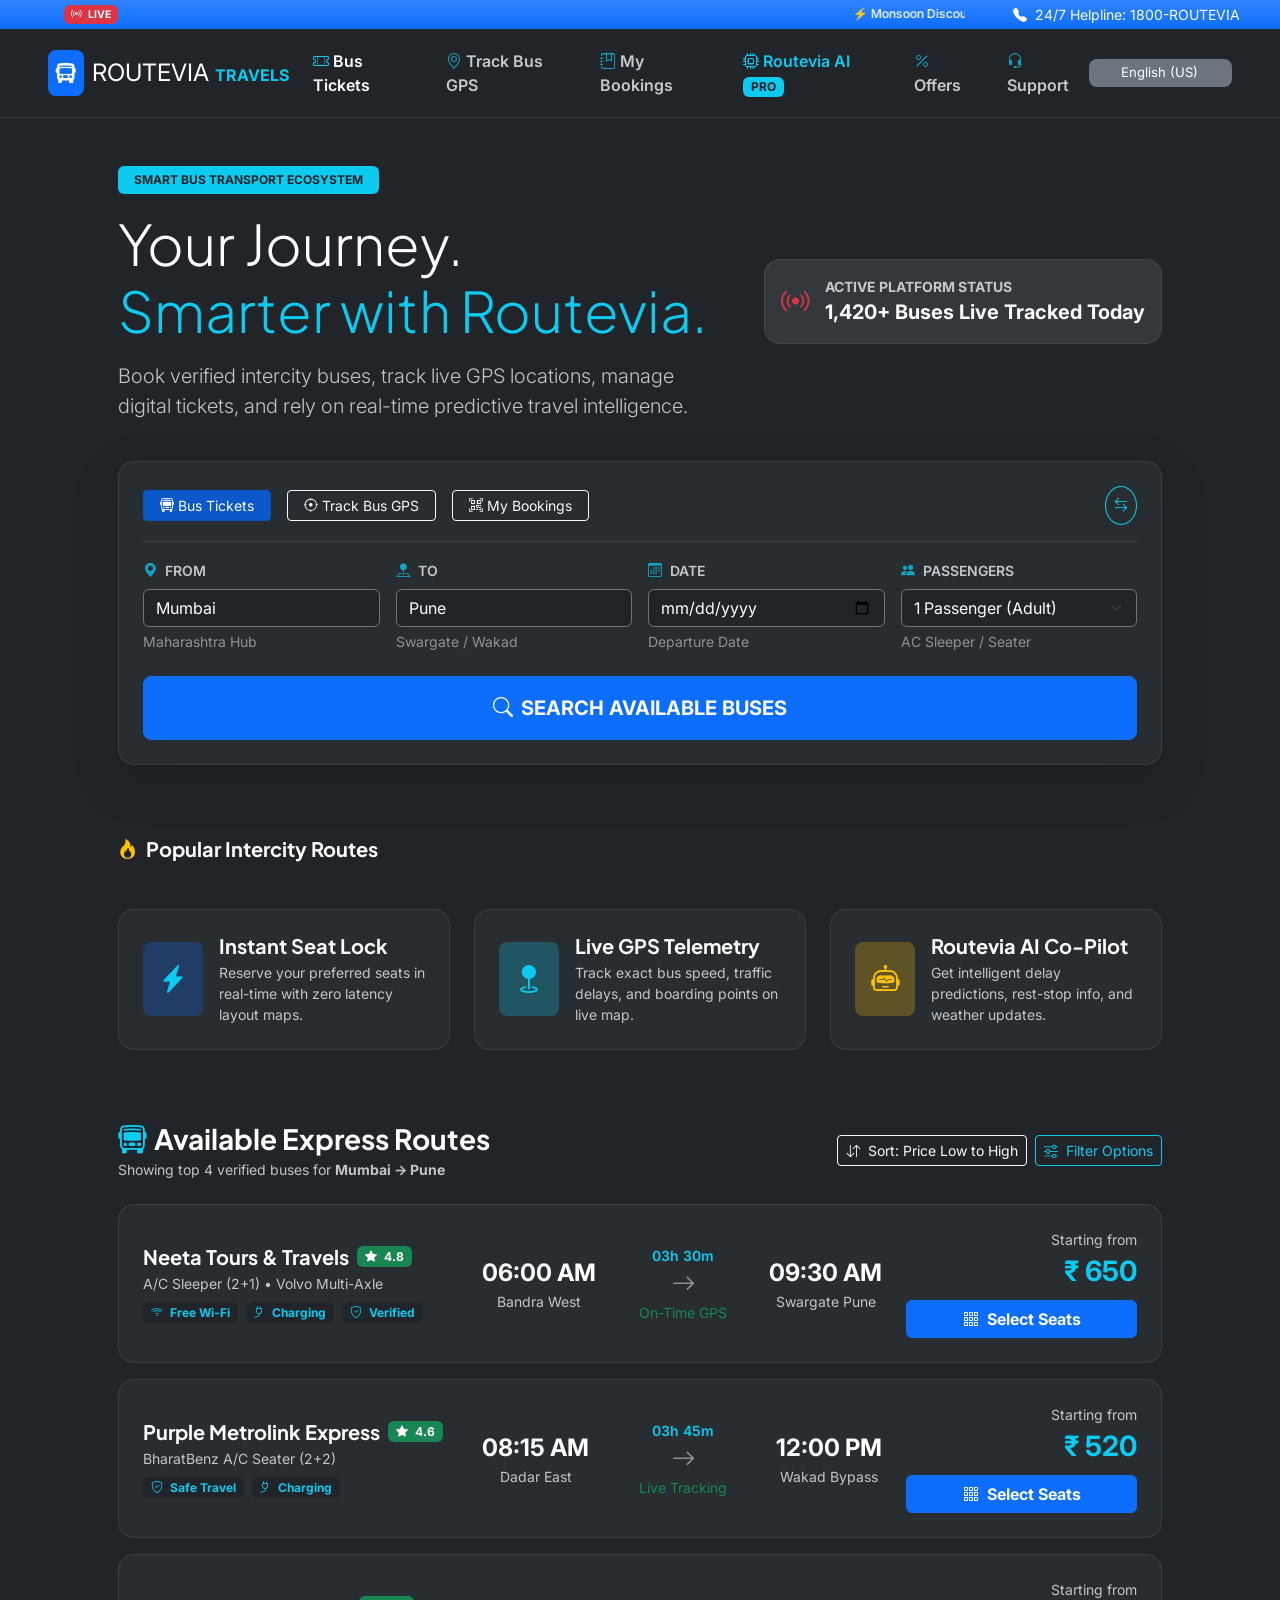
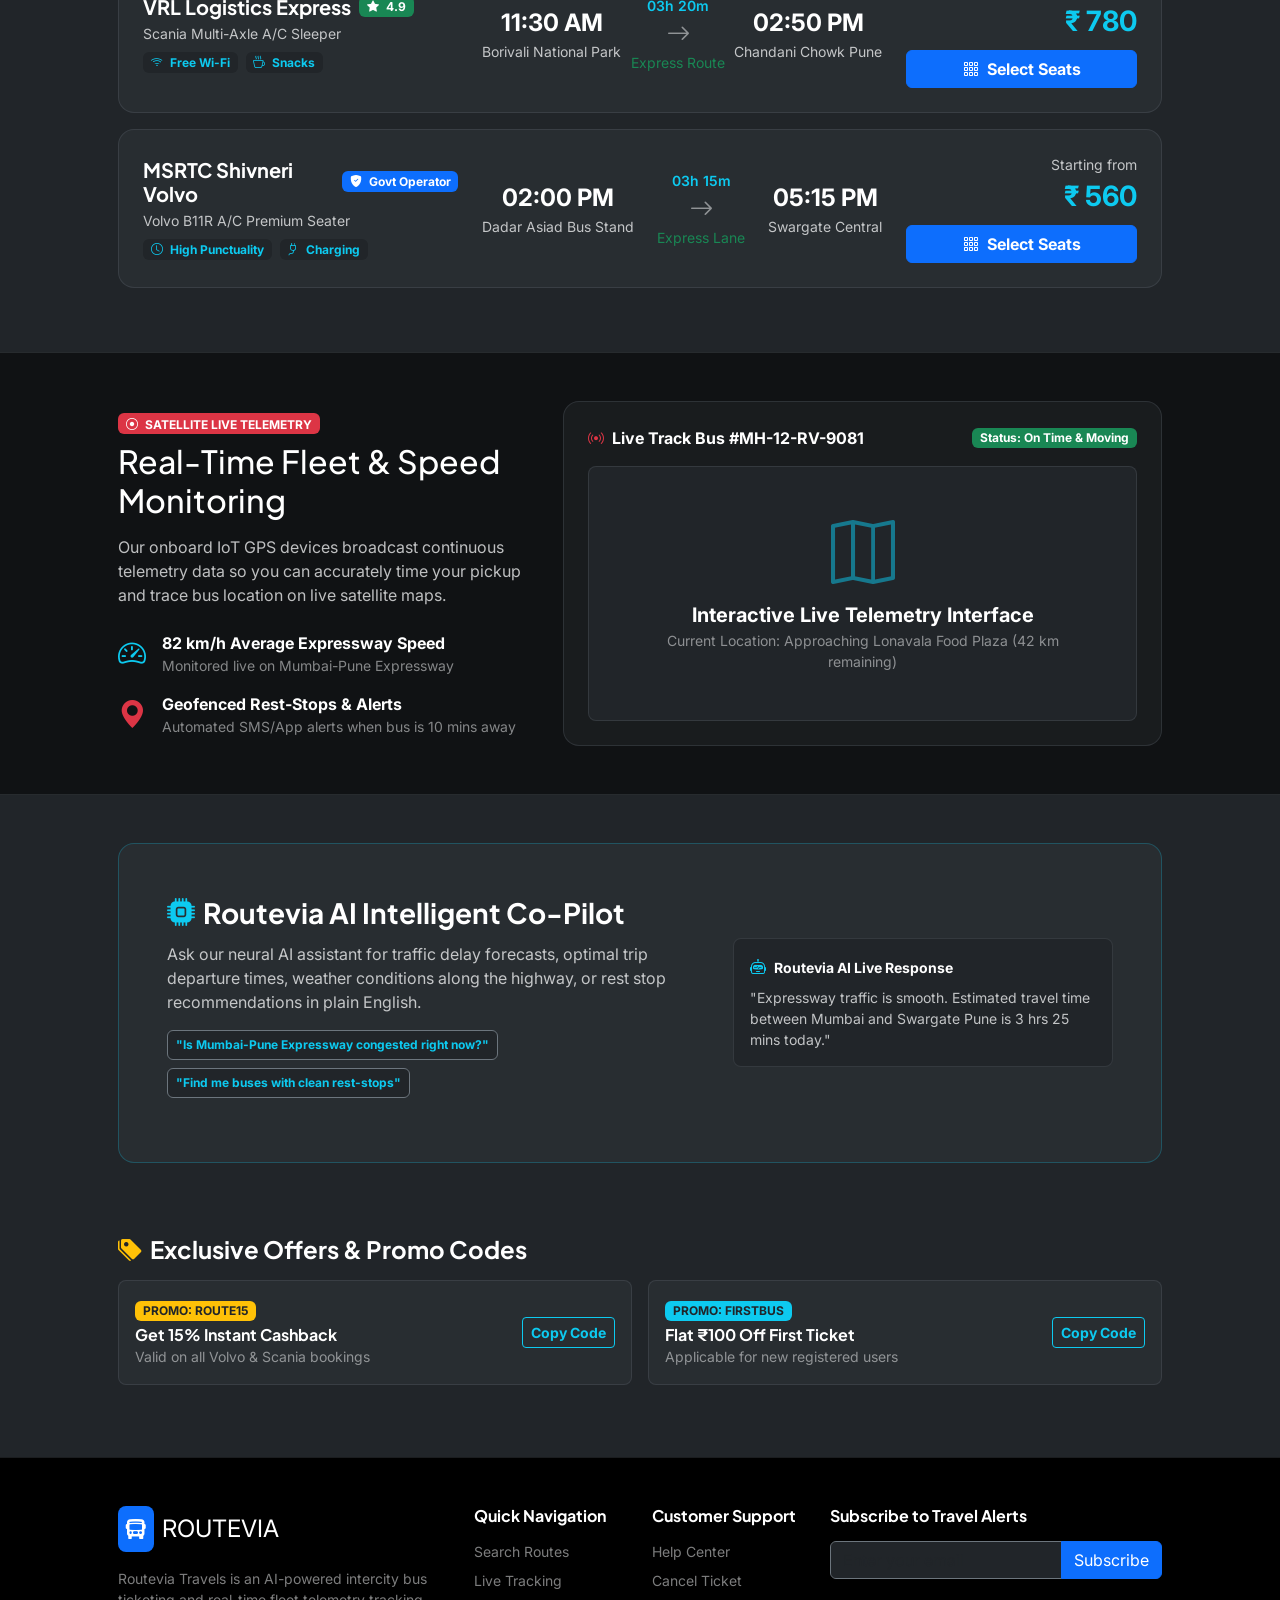
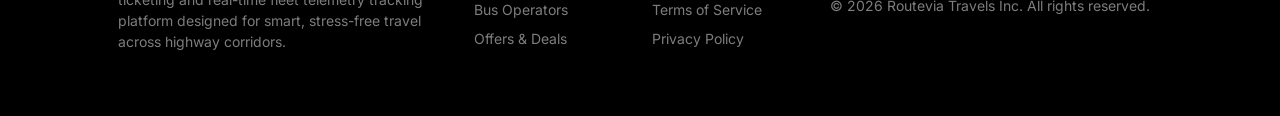
<file: routeevia/index.html>
<!DOCTYPE html>
<html lang="en">
<head>
  <meta charset="UTF-8">
  <meta name="viewport" content="width=device-width, initial-scale=1.0">
  <title>Routevia Travels — Smart AI Bus Ticketing & GPS Tracking System</title>
  
  <link href="https://cdn.jsdelivr.net/npm/bootstrap@5.3.2/dist/css/bootstrap.min.css" rel="stylesheet">
  <link href="https://cdn.jsdelivr.net/npm/bootstrap-icons@1.11.1/font/bootstrap-icons.css" rel="stylesheet">
  
  <link rel="preconnect" href="https://fonts.googleapis.com">
  <link rel="preconnect" href="https://fonts.gstatic.com" crossorigin>
  <link href="https://fonts.googleapis.com/css2?family=Plus+Jakarta+Sans:wght@400;500;600;700;800&family=Inter:wght@300;400;500;600;700&display=swap" rel="stylesheet">
  
  <link rel="stylesheet" href="css/style.css">
  <link rel="stylesheet" href="css/responsive.css">

  <style>
    body {
      background-color: #0d1117;
      font-family: 'Plus Jakarta Sans', sans-serif;
      color: #fff;
    }
    .rv-card-dark {
      background: #161b22;
      border: 1px solid rgba(255, 255, 255, 0.1);
    }
    .animate-pulse {
      animation: pulse 1.5s infinite;
    }
    @keyframes pulse {
      0% { opacity: 1; }
      50% { opacity: 0.3; }
      100% { opacity: 1; }
    }
    .text-teal {
      color: #00d2c4 !important;
    }
  </style>
</head>
<body class="rv-app-body bg-dark text-white">

  <div class="bg-primary bg-gradient text-white py-1 px-3 small d-flex justify-content-between align-items-center">
    <div class="container-fluid px-lg-5 d-flex align-items-center gap-3">
      <span class="badge bg-danger text-white fw-bold"><i class="bi bi-broadcast me-1"></i> LIVE</span>
      <marquee class="small opacity-90 fw-medium">
        ⚡ Monsoon Discount Alert: Use code <strong class="text-warning">ROUTE2026</strong> for flat 15% off on all Mumbai → Pune & Bengaluru → Goa express buses! | GPS Telemetry systems active across 1,420+ fleets today.
      </marquee>
    </div>
    <div class="d-none d-md-flex gap-3 align-items-center me-lg-4 text-nowrap">
      <span><i class="bi bi-telephone-fill me-1"></i> 24/7 Helpline: 1800-ROUTEVIA</span>
    </div>
  </div>

  <nav class="navbar navbar-expand-lg sticky-top rv-navbar border-bottom border-secondary border-opacity-25 bg-dark">
    <div class="container-fluid px-lg-5">
      <a class="navbar-brand d-flex align-items-center gap-2" href="index.html">
        <div class="rv-logo-badge bg-primary p-2 rounded-3">
          <i class="bi bi-bus-front-fill text-white fs-5"></i>
        </div>
        <span class="fw-extrabold text-white tracking-tight fs-4">ROUTEVIA <span class="text-info fs-6 fw-bold">TRAVELS</span></span>
      </a>

      <button class="navbar-toggler border-0 text-white" type="button" data-bs-toggle="collapse" data-bs-target="#rvNavbar">
        <span class="navbar-toggler-icon"></span>
      </button>

      <div class="collapse navbar-collapse" id="rvNavbar">
        <ul class="navbar-nav mx-auto mb-2 mb-lg-0 gap-lg-3">
          <li class="nav-item">
            <a class="nav-link text-white active fw-semibold" href="#hero-search">
              <i class="bi bi-ticket-perforated me-1 text-info"></i><span data-i18n="nav_tickets">Bus Tickets</span>
            </a>
          </li>
          <li class="nav-item">
            <a class="nav-link text-white opacity-75 fw-semibold" href="#gps-tracker">
              <i class="bi bi-geo-alt me-1 text-info"></i><span data-i18n="nav_track">Track Bus GPS</span>
            </a>
          </li>
          <li class="nav-item">
            <a class="nav-link text-white opacity-75 fw-semibold" href="#live-results">
              <i class="bi bi-journal-bookmark me-1 text-info"></i><span data-i18n="nav_bookings">My Bookings</span>
            </a>
          </li>
          <li class="nav-item">
            <a class="nav-link text-info fw-semibold" href="#ai-assistant">
              <i class="bi bi-cpu me-1"></i><span data-i18n="nav_ai">Routevia AI</span> <span class="badge bg-info text-dark">PRO</span>
            </a>
          </li>
          <li class="nav-item">
            <a class="nav-link text-white opacity-75 fw-semibold" href="#offers">
              <i class="bi bi-percent me-1 text-info"></i><span data-i18n="nav_offers">Offers</span>
            </a>
          </li>
          <li class="nav-item">
            <a class="nav-link text-white opacity-75 fw-semibold" href="#footer">
              <i class="bi bi-headset me-1 text-info"></i><span data-i18n="nav_support">Support</span>
            </a>
          </li>
        </ul>

        <div class="d-flex align-items-center gap-3">
          <select class="form-select form-select-sm rv-lang-select bg-secondary text-white border-0" aria-label="Language">
            <option value="en" selected>English (US)</option>
            <option value="hi">Hindi (हिंदी)</option>
            <option value="mr">Marathi (मराठी)</option>
          </select>
        </div>
      </div>
    </div>
  </nav>

  <section id="hero-search" class="rv-hero py-5">
    <div class="container px-lg-5">
      <div class="row align-items-center mb-4">
        <div class="col-lg-7">
          <span class="badge bg-info text-dark mb-3 px-3 py-2 fw-bold" data-i18n="hero_badge">SMART BUS TRANSPORT ECOSYSTEM</span>
          <h1 class="display-4 fw-extrabold text-white mb-3">
            <span data-i18n="hero_title_1">Your Journey.</span> <br>
            <span class="text-info" data-i18n="hero_title_2">Smarter with Routevia.</span>
          </h1>
          <p class="lead text-light opacity-75" data-i18n="hero_desc">Book verified intercity buses, track live GPS locations, manage digital tickets, and rely on real-time predictive travel intelligence.</p>
        </div>
        <div class="col-lg-5 text-lg-end mt-3 mt-lg-0">
          <div class="rv-live-counter d-inline-flex align-items-center gap-3 p-3 rounded-4 border border-secondary border-opacity-25 bg-secondary bg-opacity-25">
            <i class="bi bi-broadcast text-danger fs-3"></i>
            <div class="text-start">
              <div class="small text-uppercase text-light opacity-75 fw-bold" data-i18n="status_title">Active Platform Status</div>
              <div class="fw-bold text-white fs-5" data-i18n="status_desc">1,420+ Buses Live Tracked Today</div>
            </div>
          </div>
        </div>
      </div>

      <div id="searchSection" class="rv-card-dark p-4 rounded-4 border border-secondary border-opacity-25 shadow-lg bg-secondary bg-opacity-10">
        <div class="d-flex justify-content-between align-items-center mb-3 border-bottom border-secondary border-opacity-25 pb-3">
          <div class="d-flex gap-3">
            <button class="btn btn-sm btn-primary active px-3"><i class="bi bi-bus-front me-1"></i><span data-i18n="nav_tickets">Bus Tickets</span></button>
            <button class="btn btn-sm btn-outline-light px-3"><i class="bi bi-crosshair me-1"></i><span data-i18n="nav_track">Track Bus GPS</span></button>
            <button class="btn btn-sm btn-outline-light px-3"><i class="bi bi-qr-code-scan me-1"></i><span data-i18n="nav_bookings">Digital Ticket</span></button>
          </div>
          <button id="btnSwapRoute" class="btn btn-sm btn-outline-info rounded-circle p-2" title="Swap Route">
            <i class="bi bi-arrow-left-right"></i>
          </button>
        </div>

        <div class="row g-3">
          <div class="col-md-3">
            <label class="form-label text-light opacity-75 small fw-semibold"><i class="bi bi-geo-alt-fill text-info me-1"></i> <span data-i18n="label_from">FROM</span></label>
            <input type="text" id="searchFrom" class="form-control bg-dark text-white border-secondary" value="Mumbai" placeholder="Enter Origin">
            <div class="small text-light opacity-50 mt-1">Maharashtra Hub</div>
          </div>
          <div class="col-md-3">
            <label class="form-label text-light opacity-75 small fw-semibold"><i class="bi bi-pin-map-fill text-info me-1"></i> <span data-i18n="label_to">TO</span></label>
            <input type="text" id="searchTo" class="form-control bg-dark text-white border-secondary" value="Pune" placeholder="Enter Destination">
            <div class="small text-light opacity-50 mt-1">Swargate / Wakad</div>
          </div>
          <div class="col-md-3">
            <label class="form-label text-light opacity-75 small fw-semibold"><i class="bi bi-calendar3 text-info me-1"></i> <span data-i18n="label_date">DATE</span></label>
            <input type="date" id="searchDate" class="form-control bg-dark text-white border-secondary">
            <div class="small text-light opacity-50 mt-1">Departure Date</div>
          </div>
          <div class="col-md-3">
            <label class="form-label text-light opacity-75 small fw-semibold"><i class="bi bi-people-fill text-info me-1"></i> <span data-i18n="label_passengers">PASSENGERS</span></label>
            <select class="form-select bg-dark text-white border-secondary">
              <option selected>1 Passenger (Adult)</option>
              <option>2 Passengers</option>
              <option>3 Passengers</option>
            </select>
            <div class="small text-light opacity-50 mt-1">AC Sleeper / Seater</div>
          </div>
        </div>
        <div class="mt-4">
          <button class="btn btn-primary btn-lg w-100 fw-bold py-3 fs-5 rounded-3">
            <i class="bi bi-search me-2"></i><span data-i18n="btn_search">SEARCH AVAILABLE BUSES</span>
          </button>
        </div>
      </div>
    </div>
  </section>

  <!-- Popular Routes Grid rendered dynamically by js/main.js -->
  <section class="py-4">
    <div class="container px-lg-5">
      <h5 class="fw-bold text-white mb-3"><i class="bi bi-fire text-warning me-2"></i>Popular Intercity Routes</h5>
      <div id="popularRoutesGrid" class="row g-3"></div>
    </div>
  </section>

  <section class="py-4">
    <div class="container px-lg-5">
      <div class="row g-4">
        <div class="col-md-4">
          <div class="p-4 rounded-4 border border-secondary border-opacity-25 bg-secondary bg-opacity-10 h-100">
            <div class="d-flex align-items-center gap-3">
              <div class="bg-primary bg-opacity-25 p-3 rounded-3 text-info">
                <i class="bi bi-lightning-charge-fill fs-3"></i>
              </div>
              <div>
                <h5 class="fw-bold mb-1">Instant Seat Lock</h5>
                <p class="small text-light opacity-75 mb-0">Reserve your preferred seats in real-time with zero latency layout maps.</p>
              </div>
            </div>
          </div>
        </div>
        <div class="col-md-4">
          <div class="p-4 rounded-4 border border-secondary border-opacity-25 bg-secondary bg-opacity-10 h-100">
            <div class="d-flex align-items-center gap-3">
              <div class="bg-info bg-opacity-25 p-3 rounded-3 text-info">
                <i class="bi bi-geo-fill fs-3"></i>
              </div>
              <div>
                <h5 class="fw-bold mb-1">Live GPS Telemetry</h5>
                <p class="small text-light opacity-75 mb-0">Track exact bus speed, traffic delays, and boarding points on live map.</p>
              </div>
            </div>
          </div>
        </div>
        <div class="col-md-4">
          <div class="p-4 rounded-4 border border-secondary border-opacity-25 bg-secondary bg-opacity-10 h-100">
            <div class="d-flex align-items-center gap-3">
              <div class="bg-warning bg-opacity-25 p-3 rounded-3 text-warning">
                <i class="bi bi-robot fs-3"></i>
              </div>
              <div>
                <h5 class="fw-bold mb-1">Routevia AI Co-Pilot</h5>
                <p class="small text-light opacity-75 mb-0">Get intelligent delay predictions, rest-stop info, and weather updates.</p>
              </div>
            </div>
          </div>
        </div>
      </div>
    </div>
  </section>

  <section id="live-results" class="py-5">
    <div class="container px-lg-5">
      <div class="d-flex flex-wrap justify-content-between align-items-center mb-4 gap-3">
        <div>
          <h3 class="fw-bold mb-1"><i class="bi bi-bus-front text-info me-2"></i>Available Express Routes</h3>
          <p class="text-light opacity-75 small mb-0">Showing top 4 verified buses for <strong>Mumbai → Pune</strong></p>
        </div>
        <div class="d-flex gap-2">
          <button class="btn btn-outline-light btn-sm"><i class="bi bi-arrow-down-up me-1"></i> Sort: Price Low to High</button>
          <button class="btn btn-outline-info btn-sm"><i class="bi bi-sliders me-1"></i> Filter Options</button>
        </div>
      </div>

      <div class="card bg-secondary bg-opacity-10 border border-secondary border-opacity-25 text-white mb-3 rounded-4 p-4">
        <div class="row align-items-center">
          <div class="col-lg-4 mb-3 mb-lg-0">
            <div class="d-flex align-items-center gap-2 mb-1">
              <h5 class="fw-bold mb-0">Neeta Tours & Travels</h5>
              <span class="badge bg-success"><i class="bi bi-star-fill me-1"></i> 4.8</span>
            </div>
            <p class="small text-light opacity-75 mb-2">A/C Sleeper (2+1) • Volvo Multi-Axle</p>
            <div class="d-flex gap-2">
              <span class="badge bg-dark text-info"><i class="bi bi-wifi me-1"></i> Free Wi-Fi</span>
              <span class="badge bg-dark text-info"><i class="bi bi-plug me-1"></i> Charging</span>
              <span class="badge bg-dark text-info"><i class="bi bi-shield-check me-1"></i> Verified</span>
            </div>
          </div>
          <div class="col-lg-5 mb-3 mb-lg-0">
            <div class="d-flex align-items-center justify-content-between text-center">
              <div>
                <div class="fs-4 fw-bold">06:00 AM</div>
                <div class="small text-light opacity-75">Bandra West</div>
              </div>
              <div>
                <div class="small text-info fw-semibold">03h 30m</div>
                <i class="bi bi-arrow-right fs-4 text-light opacity-50"></i>
                <div class="small text-success">On-Time GPS</div>
              </div>
              <div>
                <div class="fs-4 fw-bold">09:30 AM</div>
                <div class="small text-light opacity-75">Swargate Pune</div>
              </div>
            </div>
          </div>
          <div class="col-lg-3 text-lg-end">
            <div class="small text-light opacity-75">Starting from</div>
            <div class="fs-3 fw-bold text-info mb-2">₹ 650</div>
            <button class="btn btn-primary w-100 fw-bold" data-bs-toggle="modal" data-bs-target="#seatModal"><i class="bi bi-grid-3x3-gap me-1"></i> Select Seats</button>
          </div>
        </div>
      </div>

      <div class="card bg-secondary bg-opacity-10 border border-secondary border-opacity-25 text-white mb-3 rounded-4 p-4">
        <div class="row align-items-center">
          <div class="col-lg-4 mb-3 mb-lg-0">
            <div class="d-flex align-items-center gap-2 mb-1">
              <h5 class="fw-bold mb-0">Purple Metrolink Express</h5>
              <span class="badge bg-success"><i class="bi bi-star-fill me-1"></i> 4.6</span>
            </div>
            <p class="small text-light opacity-75 mb-2">BharatBenz A/C Seater (2+2)</p>
            <div class="d-flex gap-2">
              <span class="badge bg-dark text-info"><i class="bi bi-shield-check me-1"></i> Safe Travel</span>
              <span class="badge bg-dark text-info"><i class="bi bi-plug me-1"></i> Charging</span>
            </div>
          </div>
          <div class="col-lg-5 mb-3 mb-lg-0">
            <div class="d-flex align-items-center justify-content-between text-center">
              <div>
                <div class="fs-4 fw-bold">08:15 AM</div>
                <div class="small text-light opacity-75">Dadar East</div>
              </div>
              <div>
                <div class="small text-info fw-semibold">03h 45m</div>
                <i class="bi bi-arrow-right fs-4 text-light opacity-50"></i>
                <div class="small text-success">Live Tracking</div>
              </div>
              <div>
                <div class="fs-4 fw-bold">12:00 PM</div>
                <div class="small text-light opacity-75">Wakad Bypass</div>
              </div>
            </div>
          </div>
          <div class="col-lg-3 text-lg-end">
            <div class="small text-light opacity-75">Starting from</div>
            <div class="fs-3 fw-bold text-info mb-2">₹ 520</div>
            <button class="btn btn-primary w-100 fw-bold" data-bs-toggle="modal" data-bs-target="#seatModal"><i class="bi bi-grid-3x3-gap me-1"></i> Select Seats</button>
          </div>
        </div>
      </div>

      <div class="card bg-secondary bg-opacity-10 border border-secondary border-opacity-25 text-white mb-3 rounded-4 p-4">
        <div class="row align-items-center">
          <div class="col-lg-4 mb-3 mb-lg-0">
            <div class="d-flex align-items-center gap-2 mb-1">
              <h5 class="fw-bold mb-0">VRL Logistics Express</h5>
              <span class="badge bg-success"><i class="bi bi-star-fill me-1"></i> 4.9</span>
            </div>
            <p class="small text-light opacity-75 mb-2">Scania Multi-Axle A/C Sleeper</p>
            <div class="d-flex gap-2">
              <span class="badge bg-dark text-info"><i class="bi bi-wifi me-1"></i> Free Wi-Fi</span>
              <span class="badge bg-dark text-info"><i class="bi bi-cup-hot me-1"></i> Snacks</span>
            </div>
          </div>
          <div class="col-lg-5 mb-3 mb-lg-0">
            <div class="d-flex align-items-center justify-content-between text-center">
              <div>
                <div class="fs-4 fw-bold">11:30 AM</div>
                <div class="small text-light opacity-75">Borivali National Park</div>
              </div>
              <div>
                <div class="small text-info fw-semibold">03h 20m</div>
                <i class="bi bi-arrow-right fs-4 text-light opacity-50"></i>
                <div class="small text-success">Express Route</div>
              </div>
              <div>
                <div class="fs-4 fw-bold">02:50 PM</div>
                <div class="small text-light opacity-75">Chandani Chowk Pune</div>
              </div>
            </div>
          </div>
          <div class="col-lg-3 text-lg-end">
            <div class="small text-light opacity-75">Starting from</div>
            <div class="fs-3 fw-bold text-info mb-2">₹ 780</div>
            <button class="btn btn-primary w-100 fw-bold" data-bs-toggle="modal" data-bs-target="#seatModal"><i class="bi bi-grid-3x3-gap me-1"></i> Select Seats</button>
          </div>
        </div>
      </div>

      <div class="card bg-secondary bg-opacity-10 border border-secondary border-opacity-25 text-white mb-3 rounded-4 p-4">
        <div class="row align-items-center">
          <div class="col-lg-4 mb-3 mb-lg-0">
            <div class="d-flex align-items-center gap-2 mb-1">
              <h5 class="fw-bold mb-0">MSRTC Shivneri Volvo</h5>
              <span class="badge bg-primary"><i class="bi bi-shield-fill-check me-1"></i> Govt Operator</span>
            </div>
            <p class="small text-light opacity-75 mb-2">Volvo B11R A/C Premium Seater</p>
            <div class="d-flex gap-2">
              <span class="badge bg-dark text-info"><i class="bi bi-clock me-1"></i> High Punctuality</span>
              <span class="badge bg-dark text-info"><i class="bi bi-plug me-1"></i> Charging</span>
            </div>
          </div>
          <div class="col-lg-5 mb-3 mb-lg-0">
            <div class="d-flex align-items-center justify-content-between text-center">
              <div>
                <div class="fs-4 fw-bold">02:00 PM</div>
                <div class="small text-light opacity-75">Dadar Asiad Bus Stand</div>
              </div>
              <div>
                <div class="small text-info fw-semibold">03h 15m</div>
                <i class="bi bi-arrow-right fs-4 text-light opacity-50"></i>
                <div class="small text-success">Express Lane</div>
              </div>
              <div>
                <div class="fs-4 fw-bold">05:15 PM</div>
                <div class="small text-light opacity-75">Swargate Central</div>
              </div>
            </div>
          </div>
          <div class="col-lg-3 text-lg-end">
            <div class="small text-light opacity-75">Starting from</div>
            <div class="fs-3 fw-bold text-info mb-2">₹ 560</div>
            <button class="btn btn-primary w-100 fw-bold" data-bs-toggle="modal" data-bs-target="#seatModal"><i class="bi bi-grid-3x3-gap me-1"></i> Select Seats</button>
          </div>
        </div>
      </div>

    </div>
  </section>

  <!-- Ticket / Booking Modal -->
  <div class="modal fade" id="ticketModal" tabindex="-1" aria-hidden="true">
    <div class="modal-dialog modal-dialog-centered">
      <div class="modal-content bg-dark text-white border border-secondary rounded-4 shadow-lg">
        <div class="modal-header border-bottom border-secondary">
          <h5 class="modal-title fw-bold"><i class="bi bi-ticket-perforated text-info me-2"></i>My Booked Tickets</h5>
          <button type="button" class="btn-close btn-close-white" data-bs-dismiss="modal"></button>
        </div>
        <div class="modal-body p-4 text-center">
          <i class="bi bi-qr-code-scan display-1 text-info mb-3"></i>
          <h5 class="fw-bold">Booking ID: #RV-2026-8902</h5>
          <p class="small text-light opacity-75 mb-0">Mumbai (Bandra West) → Swargate Pune</p>
          <span class="badge bg-success mt-2">Status: Confirmed & Active</span>
        </div>
      </div>
    </div>
  </div>

  <div class="modal fade" id="seatModal" tabindex="-1" aria-hidden="true">
    <div class="modal-dialog modal-lg modal-dialog-centered">
      <div class="modal-content bg-dark text-white border border-secondary border-opacity-25 rounded-4 shadow-lg">
        <div class="modal-header border-bottom border-secondary border-opacity-25">
          <h5 class="modal-title fw-bold"><i class="bi bi-grid-3x3-gap text-info me-2"></i>Select Seats — Neeta Tours Volvo</h5>
          <button type="button" class="btn-close btn-close-white" data-bs-dismiss="modal"></button>
        </div>
        <div class="modal-body p-4">
          <div class="row">
            <div class="col-md-7 border-end border-secondary border-opacity-25">
              <div class="d-flex justify-content-between align-items-center mb-3">
                <span class="small text-secondary fw-bold">FRONT / DRIVER</span>
                <i class="bi bi-steering-wheel fs-4 text-info"></i>
              </div>
              
              <div class="d-flex gap-3 mb-4 small">
                <div><span class="badge bg-secondary p-2 me-1"></span> Available</div>
                <div><span class="badge bg-success p-2 me-1"></span> Selected</div>
                <div><span class="badge bg-danger p-2 me-1"></span> Booked</div>
              </div>

              <div class="row g-2 text-center fw-bold">
                <div class="col-3"><button class="btn btn-outline-secondary w-100 py-2">A1</button></div>
                <div class="col-3"><button class="btn btn-outline-secondary w-100 py-2">A2</button></div>
                <div class="col-3 offset-3"><button class="btn btn-danger w-100 py-2" disabled>A3</button></div>

                <div class="col-3"><button class="btn btn-outline-secondary w-100 py-2">B1</button></div>
                <div class="col-3"><button class="btn btn-success w-100 py-2">B2</button></div>
                <div class="col-3 offset-3"><button class="btn btn-outline-secondary w-100 py-2">B3</button></div>

                <div class="col-3"><button class="btn btn-danger w-100 py-2" disabled>C1</button></div>
                <div class="col-3"><button class="btn btn-outline-secondary w-100 py-2">C2</button></div>
                <div class="col-3 offset-3"><button class="btn btn-outline-secondary w-100 py-2">C3</button></div>
              </div>
            </div>

            <div class="col-md-5 mt-3 mt-md-0 ps-md-4">
              <h6 class="fw-bold mb-3 text-info">Booking Summary</h6>
              <div class="p-3 bg-secondary bg-opacity-10 rounded-3 mb-3 border border-secondary border-opacity-25">
                <div class="d-flex justify-content-between mb-2">
                  <span class="small text-light opacity-75">Selected Seat:</span>
                  <span class="fw-bold text-white">B2 (A/C Sleeper)</span>
                </div>
                <div class="d-flex justify-content-between mb-2">
                  <span class="small text-light opacity-75">Base Fare:</span>
                  <span class="fw-bold text-white">₹ 650</span>
                </div>
                <div class="d-flex justify-content-between mb-2">
                  <span class="small text-light opacity-75">Taxes & Insurance:</span>
                  <span class="fw-bold text-white">₹ 45</span>
                </div>
                <hr class="border-secondary border-opacity-25">
                <div class="d-flex justify-content-between fs-5 fw-bold">
                  <span>Total Amount:</span>
                  <span class="text-info">₹ 695</span>
                </div>
              </div>
              <button class="btn btn-info w-100 fw-bold py-2 text-dark" onclick="alert('Seat locked! Proceeding to digital payment gateway.')">Proceed to Checkout →</button>
            </div>
          </div>
        </div>
      </div>
    </div>
  </div>

  <section id="gps-tracker" class="py-5 bg-black bg-opacity-50 border-top border-bottom border-secondary border-opacity-25">
    <div class="container px-lg-5">
      <div class="row align-items-center">
        <div class="col-lg-5 mb-4 mb-lg-0">
          <span class="badge bg-danger text-white mb-2"><i class="bi bi-record-circle me-1 animate-pulse"></i> SATELLITE LIVE TELEMETRY</span>
          <h2 class="fw-extrabold mb-3">Real-Time Fleet & Speed Monitoring</h2>
          <p class="text-light opacity-75">Our onboard IoT GPS devices broadcast continuous telemetry data so you can accurately time your pickup and trace bus location on live satellite maps.</p>
          
          <div class="mt-4">
            <div class="d-flex align-items-center gap-3 mb-3">
              <i class="bi bi-speedometer2 text-info fs-3"></i>
              <div>
                <div class="fw-bold">82 km/h Average Expressway Speed</div>
                <div class="small text-light opacity-50">Monitored live on Mumbai-Pune Expressway</div>
              </div>
            </div>
            <div class="d-flex align-items-center gap-3">
              <i class="bi bi-geo-alt-fill text-danger fs-3"></i>
              <div>
                <div class="fw-bold">Geofenced Rest-Stops & Alerts</div>
                <div class="small text-light opacity-50">Automated SMS/App alerts when bus is 10 mins away</div>
              </div>
            </div>
          </div>
        </div>

        <div class="col-lg-7">
          <div class="p-4 rounded-4 border border-secondary border-opacity-25 bg-secondary bg-opacity-10 text-center">
            <div class="d-flex justify-content-between align-items-center mb-3">
              <span class="fw-bold"><i class="bi bi-broadcast text-danger me-2"></i>Live Track Bus #MH-12-RV-9081</span>
              <span class="badge bg-success">Status: On Time & Moving</span>
            </div>
            <div class="bg-dark rounded-3 p-5 border border-secondary border-opacity-25 d-flex flex-column align-items-center justify-content-center" style="min-height: 240px;">
              <i class="bi bi-map text-info display-3 mb-2 opacity-50"></i>
              <div class="fw-bold text-white fs-5">Interactive Live Telemetry Interface</div>
              <p class="small text-light opacity-50 mb-0">Current Location: Approaching Lonavala Food Plaza (42 km remaining)</p>
            </div>
          </div>
        </div>
      </div>
    </div>
  </section>

  <section id="ai-assistant" class="py-5">
    <div class="container px-lg-5">
      <div class="p-4 p-lg-5 rounded-4 border border-info border-opacity-25 bg-secondary bg-opacity-10">
        <div class="row align-items-center">
          <div class="col-lg-7">
            <div class="d-flex align-items-center gap-2 mb-2">
              <i class="bi bi-cpu-fill text-info fs-3"></i>
              <h3 class="fw-bold text-white mb-0">Routevia AI Intelligent Co-Pilot</h3>
            </div>
            <p class="text-light opacity-75 mb-3">Ask our neural AI assistant for traffic delay forecasts, optimal trip departure times, weather conditions along the highway, or rest stop recommendations in plain English.</p>
            <div class="d-flex flex-wrap gap-2 mb-3">
              <span class="badge bg-dark text-info p-2 border border-secondary" style="cursor:pointer;">"Is Mumbai-Pune Expressway congested right now?"</span>
              <span class="badge bg-dark text-info p-2 border border-secondary" style="cursor:pointer;">"Find me buses with clean rest-stops"</span>
            </div>
          </div>
          <div class="col-lg-5 text-lg-end mt-3 mt-lg-0">
            <div class="p-3 bg-dark rounded-3 border border-secondary border-opacity-25 text-start">
              <div class="d-flex align-items-center gap-2 mb-2">
                <i class="bi bi-robot text-info"></i>
                <span class="small fw-bold text-white">Routevia AI Live Response</span>
              </div>
              <p class="small text-light opacity-75 mb-0">"Expressway traffic is smooth. Estimated travel time between Mumbai and Swargate Pune is 3 hrs 25 mins today."</p>
            </div>
          </div>
        </div>
      </div>
    </div>
  </section>

  <section id="offers" class="py-4">
    <div class="container px-lg-5">
      <h4 class="fw-bold mb-3"><i class="bi bi-tags-fill text-warning me-2"></i>Exclusive Offers & Promo Codes</h4>
      <div class="row g-3">
        <div class="col-md-6">
          <div class="p-3 bg-secondary bg-opacity-10 rounded-3 border border-secondary border-opacity-25 d-flex justify-content-between align-items-center">
            <div>
              <span class="badge bg-warning text-dark fw-bold mb-1">PROMO: ROUTE15</span>
              <h6 class="fw-bold mb-0">Get 15% Instant Cashback</h6>
              <span class="small text-light opacity-50">Valid on all Volvo & Scania bookings</span>
            </div>
            <button class="btn btn-outline-info btn-sm fw-bold">Copy Code</button>
          </div>
        </div>
        <div class="col-md-6">
          <div class="p-3 bg-secondary bg-opacity-10 rounded-3 border border-secondary border-opacity-25 d-flex justify-content-between align-items-center">
            <div>
              <span class="badge bg-info text-dark fw-bold mb-1">PROMO: FIRSTBUS</span>
              <h6 class="fw-bold mb-0">Flat ₹100 Off First Ticket</h6>
              <span class="small text-light opacity-50">Applicable for new registered users</span>
            </div>
            <button class="btn btn-outline-info btn-sm fw-bold">Copy Code</button>
          </div>
        </div>
      </div>
    </div>
  </section>

  <footer id="footer" class="border-top border-secondary border-opacity-25 py-5 bg-black mt-5">
    <div class="container px-lg-5">
      <div class="row g-4">
        <div class="col-lg-4">
          <div class="d-flex align-items-center gap-2 mb-3">
            <div class="rv-logo-badge bg-primary p-2 rounded-3">
              <i class="bi bi-bus-front-fill text-white fs-5"></i>
            </div>
            <span class="fw-extrabold text-white tracking-tight fs-4">ROUTEVIA</span>
          </div>
          <p class="small text-light opacity-50">Routevia Travels is an AI-powered intercity bus ticketing and real-time fleet telemetry tracking platform designed for smart, stress-free travel across highway corridors.</p>
        </div>
        <div class="col-lg-2 col-6">
          <h6 class="fw-bold text-white mb-3">Quick Navigation</h6>
          <ul class="list-unstyled small">
            <li class="mb-2"><a href="#hero-search" class="text-light opacity-50 text-decoration-none">Search Routes</a></li>
            <li class="mb-2"><a href="#gps-tracker" class="text-light opacity-50 text-decoration-none">Live Tracking</a></li>
            <li class="mb-2"><a href="#live-results" class="text-light opacity-50 text-decoration-none">Bus Operators</a></li>
            <li class="mb-2"><a href="#offers" class="text-light opacity-50 text-decoration-none">Offers & Deals</a></li>
          </ul>
        </div>
        <div class="col-lg-2 col-6">
          <h6 class="fw-bold text-white mb-3">Customer Support</h6>
          <ul class="list-unstyled small">
            <li class="mb-2"><a href="#" class="text-light opacity-50 text-decoration-none">Help Center</a></li>
            <li class="mb-2"><a href="#" class="text-light opacity-50 text-decoration-none">Cancel Ticket</a></li>
            <li class="mb-2"><a href="#" class="text-light opacity-50 text-decoration-none">Terms of Service</a></li>
            <li class="mb-2"><a href="#" class="text-light opacity-50 text-decoration-none">Privacy Policy</a></li>
          </ul>
        </div>
        <div class="col-lg-4">
          <h6 class="fw-bold text-white mb-3">Subscribe to Travel Alerts</h6>
          <div class="input-group mb-3">
            <input type="email" class="form-control bg-dark text-white border-secondary" placeholder="Enter your email">
            <button class="btn btn-primary" type="button">Subscribe</button>
          </div>
          <p class="small text-light opacity-50">©️ 2026 Routevia Travels Inc. All rights reserved.</p>
        </div>
      </div>
    </div>
  </footer>

  <!-- Core Scripts -->
  <script src="https://cdn.jsdelivr.net/npm/bootstrap@5.3.2/dist/js/bootstrap.bundle.min.js"></script>

  <!-- Application Subsystems -->
  <script src="js/translations.js"></script>
  <script src="js/booking.js"></script>
  <script src="js/ai.js"></script>
  <script src="js/main.js"></script>

  <!-- Meta Messenger Chatbot Plugin -->
  <div id="fb-root"></div>
  <div id="fb-customer-chat" class="fb-customerchat"></div>

  <script>
    var chatbox = document.getElementById('fb-customer-chat');
    chatbox.setAttribute("page_id", "YOUR_META_PAGE_ID");
    chatbox.setAttribute("attribution", "biz_inbox");
  </script>

  <script>
    window.fbAsyncInit = function() {
      FB.init({
        xfbml            : true,
        version          : 'v18.0'
      });
    };

    (function(d, s, id) {
      var js, fjs = d.getElementsByTagName(s)[0];
      if (d.getElementById(id)) return;
      js = d.createElement(s); js.id = id;
      js.src = 'https://connect.facebook.net/en_US/sdk/xfbml.customerchat.js';
      fjs.parentNode.insertBefore(js, fjs);
    }(document, 'script', 'facebook-jssdk'));
  </script>
</body>
</html>
</file>
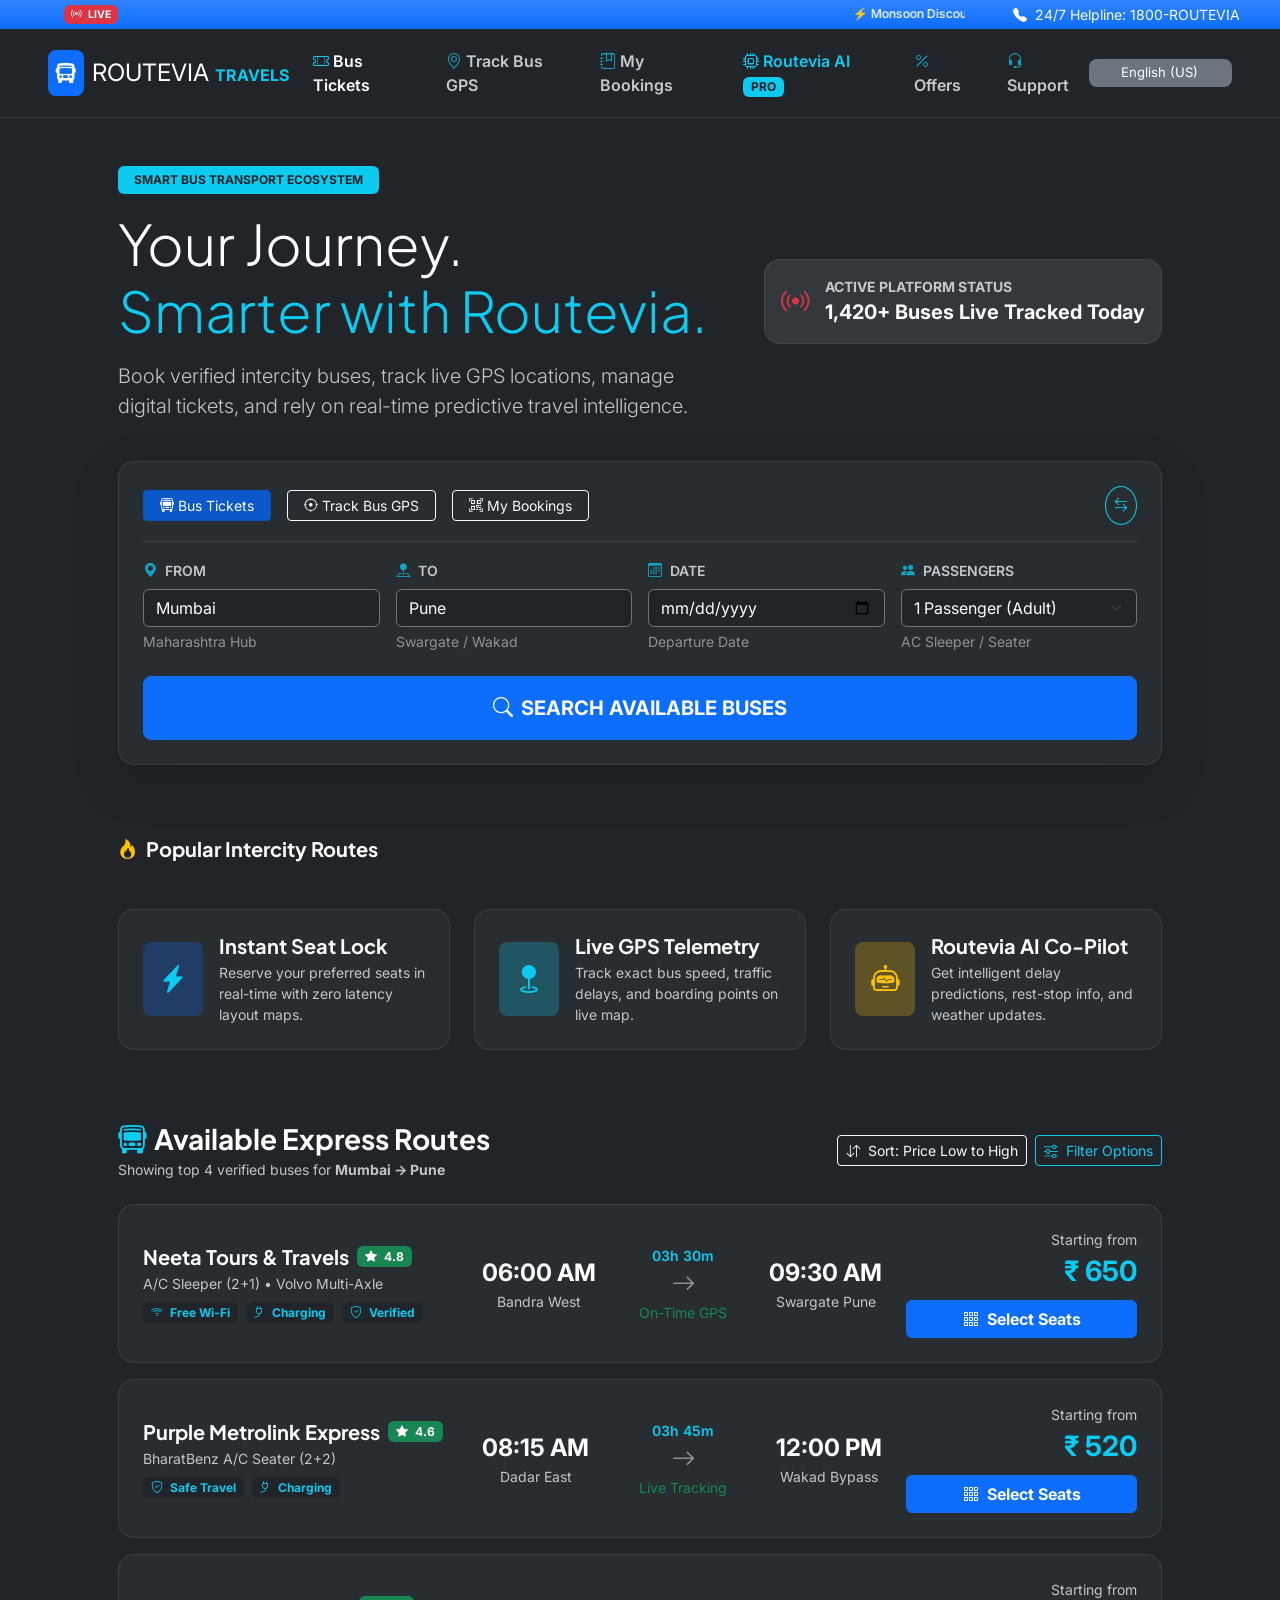
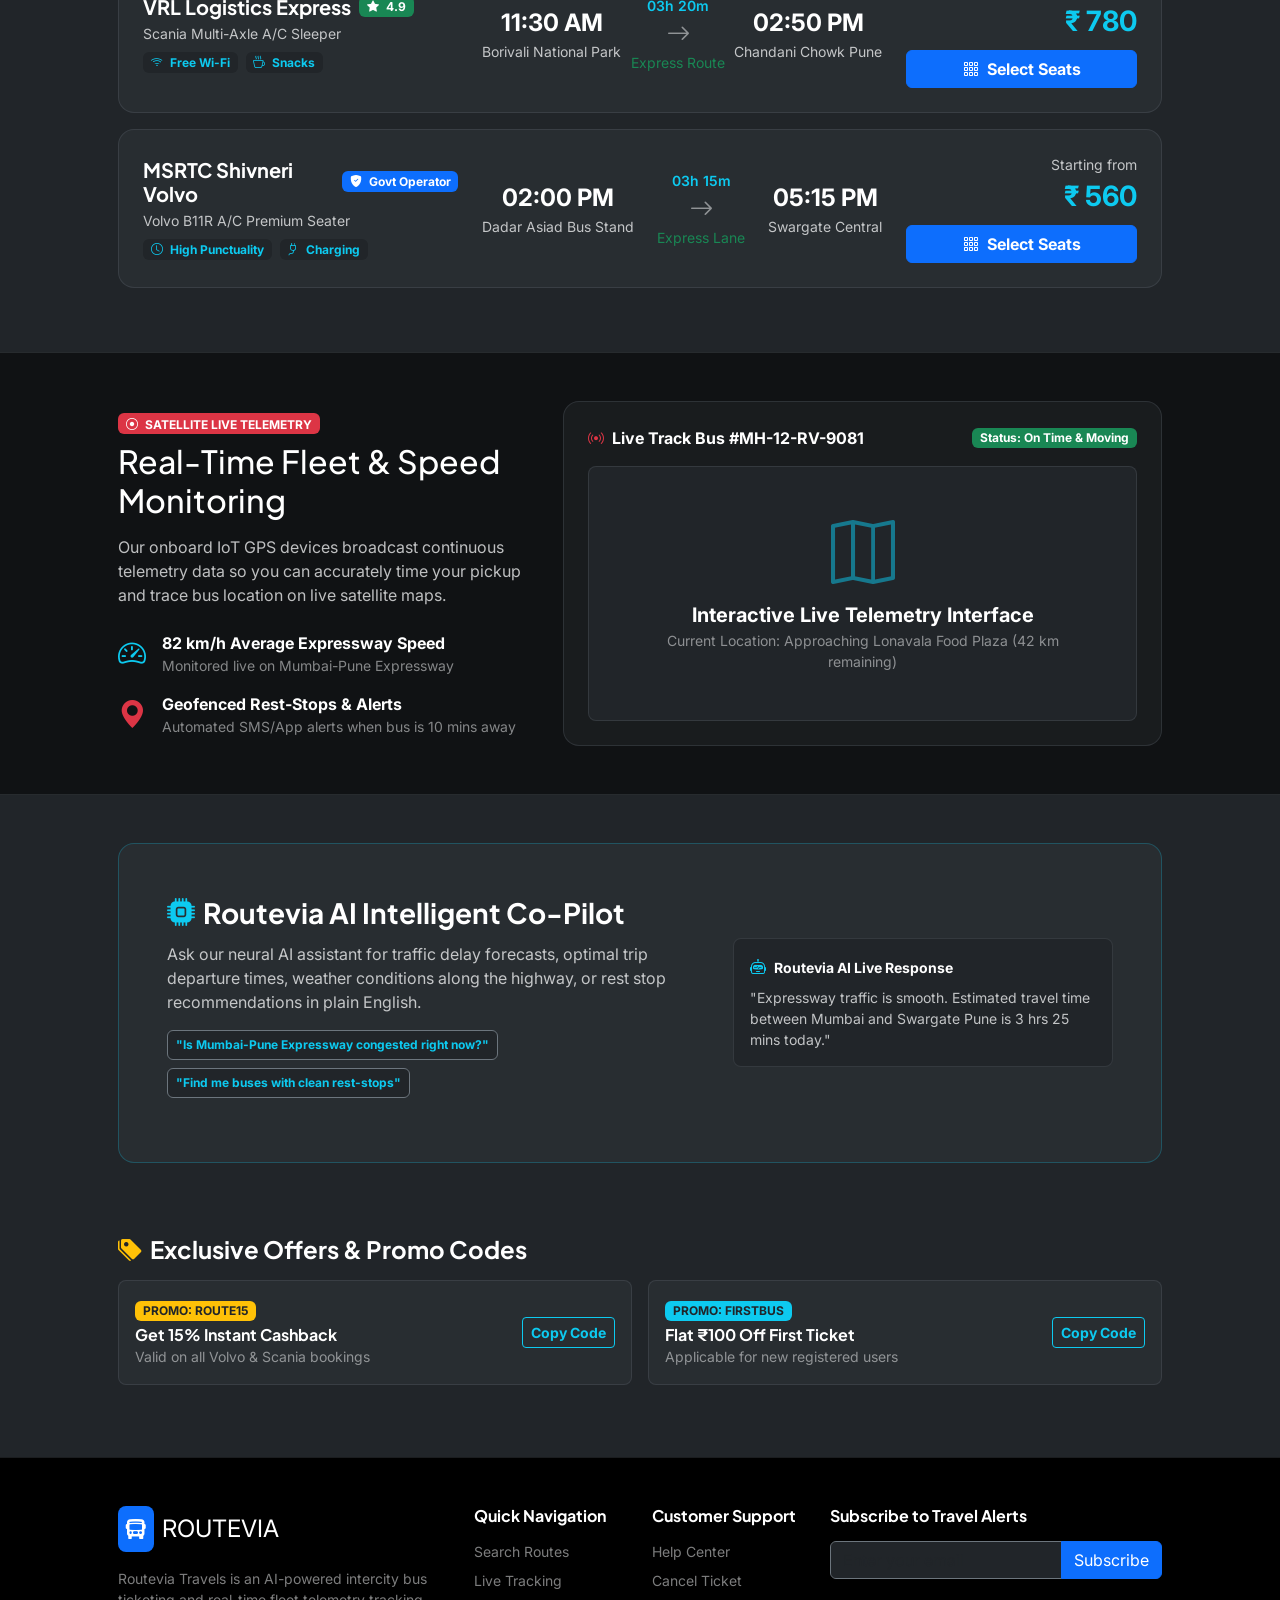
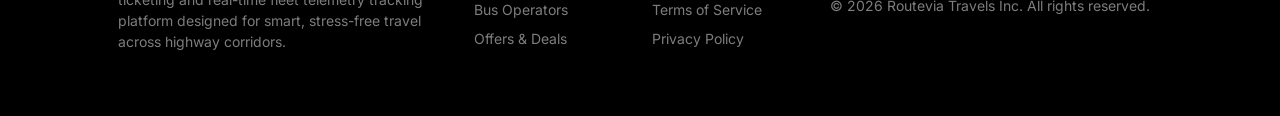
<file: routeevia/login.html>
<!DOCTYPE html>
<html lang="en">
<head>
  <meta charset="UTF-8">
  <title>Redirecting...</title>
  <script>
    // Direct redirect to main dashboard
    window.location.href = "index.html";
  </script>
</head>
<body>
</body>
</html>
</file>
<file: routeevia/css/style.css>
/* =================================================================== */
/* ROUTEVIA DESIGN SYSTEM & COLOR TOKENS                               */
/* =================================================================== */
:root {
    --rv-navy-bg: #070D1F;
    --rv-navy-surface: #0F1A30;
    --rv-card-bg: #14223D;
    --rv-card-border: rgba(255, 255, 255, 0.08);
    
    --rv-primary-blue: #0052CC;
    --rv-primary-hover: #003E99;
    --rv-teal: #00B4D8;
    --rv-cyan: #90E0EF;
    --rv-accent-glow: rgba(0, 180, 216, 0.25);
    
    --rv-text-main: #FFFFFF;
    --rv-text-muted: #8E9BB0;
    
    --rv-shadow-panel: 0 20px 50px -10px rgba(0, 0, 0, 0.5);
    --rv-font-brand: 'Plus Jakarta Sans', sans-serif;
    --rv-font-body: 'Inter', sans-serif;
}

body.rv-app-body {
    background-color: var(--rv-navy-bg);
    color: var(--rv-text-main);
    font-family: var(--rv-font-body);
    overflow-x: hidden;
    -webkit-font-smoothing: antialiased;
}

h1, h2, h3, h4, h5, h6, .rv-brand-text {
    font-family: var(--rv-font-brand);
}

/* Background Gradients & Micro-patterns */
.rv-bg-navy { background-color: var(--rv-navy-bg); }
.rv-bg-surface-dark { background-color: var(--rv-navy-surface); }
.rv-card-dark {
    background: var(--rv-card-bg);
    border: 1px solid var(--rv-card-border);
    border-radius: 16px;
}

/* --- BRANDING SYSTEM --- */
.rv-brand {
    display: flex;
    align-items: center;
    gap: 12px;
    text-decoration: none;
}
.rv-logo-symbol {
    width: 42px;
    height: 42px;
    background: linear-gradient(135deg, var(--rv-primary-blue), var(--rv-teal));
    border-radius: 12px;
    display: flex;
    align-items: center;
    justify-content: center;
    color: white;
    font-size: 1.25rem;
    position: relative;
    box-shadow: 0 4px 15px var(--rv-accent-glow);
}
.rv-brand-text {
    display: flex;
    flex-direction: column;
    line-height: 1;
}
.rv-brand-name {
    font-weight: 800;
    font-size: 1.25rem;
    letter-spacing: -0.5px;
    color: white;
}
.rv-brand-tag {
    font-size: 0.65rem;
    font-weight: 700;
    letter-spacing: 2px;
    color: var(--rv-teal);
}

/* --- NAVBAR --- */
.rv-navbar {
    background-color: rgba(7, 13, 31, 0.9);
    backdrop-filter: blur(12px);
    border-bottom: 1px solid rgba(255, 255, 255, 0.08);
    padding: 0.75rem 0;
}
.rv-nav-links .nav-link {
    color: var(--rv-text-muted) !important;
    font-weight: 500;
    font-size: 0.9rem;
    padding: 0.5rem 0.85rem !important;
    transition: color 0.2s ease;
}
.rv-nav-links .nav-link:hover,
.rv-nav-links .nav-link.active {
    color: white !important;
}
/* =========================================
   ROUTEVIA LANGUAGE SELECTOR
   Professional Dark Theme
   ========================================= */

.rv-lang-wrapper {
    position: relative;
    display: flex;
    align-items: center;
}

.rv-lang-icon {
    position: absolute;
    left: 11px;
    color: var(--rv-teal);
    pointer-events: none;
    z-index: 2;
    font-size: 1rem;
}
.rv-lang-select {
    background-color: rgba(255, 255, 255, 0.05);
    border: 1px solid rgba(255, 255, 255, 0.12);
    color: white;
    font-size: 0.82rem;
    padding-left: 32px;
    padding-right: 35px;
    border-radius: 8px;
    cursor: pointer;

    background-image: none !important;
    appearance: none;
    -webkit-appearance: none;
    -moz-appearance: none;
}
.rv-lang-wrapper::after {
    content: "\F282";
    font-family: "bootstrap-icons";
    position: absolute;
    right: 12px;
    color: white;
    pointer-events: none;
    font-size: 0.9rem;
}
/* Language names inside dropdown */
.rv-lang-select option {
    background-color: #101B35 !important;
    color: #FFFFFF !important;
    font-size: 0.9rem;
    font-weight: 500;
    padding: 10px;
}

/* Selected language */
.rv-lang-select option:checked {
    background-color: #0052CC !important;
    color: #FFFFFF !important;
}

/* Hover/focus on selector */
.rv-lang-select:hover,
.rv-lang-select:focus {
    border-color: var(--rv-teal) !important;
    box-shadow: 0 0 0 3px rgba(0, 180, 216, 0.12) !important;
}

/* Make the selector readable on smaller screens */
@media (max-width: 991px) {
    .rv-lang-select {
        min-width: 180px;
        width: 100%;
    }
}

/* --- HERO & BOOKING PANEL --- */
.rv-hero-wrapper {
    position: relative;
    background: linear-gradient(180deg, #070D1F 0%, #0C162D 100%);
    overflow: hidden;
}
.rv-hero-bg-grid {
    position: absolute;
    inset: 0;
    background-image: radial-gradient(rgba(0, 180, 216, 0.1) 1px, transparent 1px);
    background-size: 30px 30px;
    opacity: 0.5;
}
.rv-hero-badge {
    display: inline-flex;
    align-items: center;
    gap: 8px;
    background: rgba(0, 180, 216, 0.1);
    border: 1px solid rgba(0, 180, 216, 0.25);
    color: var(--rv-cyan);
    padding: 4px 12px;
    border-radius: 50px;
    font-size: 0.75rem;
    font-weight: 700;
    margin-bottom: 1rem;
}
.rv-hero-title {
    font-size: 3rem;
    font-weight: 800;
    letter-spacing: -1px;
    line-height: 1.15;
}
.rv-gradient-text {
    background: linear-gradient(135deg, #FFFFFF, var(--rv-cyan));
    -webkit-background-clip: text;
    -webkit-text-fill-color: transparent;
}
.rv-hero-subtitle {
    color: var(--rv-text-muted);
    font-size: 1.1rem;
    max-width: 600px;
}

.rv-booking-panel {
    background: var(--rv-navy-surface);
    border: 1px solid rgba(255, 255, 255, 0.12);
    border-radius: 20px;
    padding: 1.5rem;
    box-shadow: var(--rv-shadow-panel);
}
.rv-panel-tabs {
    display: flex;
    gap: 10px;
    margin-bottom: 1.25rem;
    border-bottom: 1px solid rgba(255, 255, 255, 0.08);
    padding-bottom: 0.75rem;
}
.rv-panel-tab {
    background: transparent;
    border: none;
    color: var(--rv-text-muted);
    font-weight: 600;
    font-size: 0.9rem;
    padding: 6px 14px;
    border-radius: 8px;
    transition: all 0.2s ease;
}
.rv-panel-tab.active,
.rv-panel-tab:hover {
    background: rgba(0, 82, 204, 0.2);
    color: white;
}

.rv-input-box {
    background: var(--rv-card-bg);
    border: 1.5px solid var(--rv-card-border);
    border-radius: 12px;
    padding: 0.75rem 1rem;
    transition: border-color 0.2s ease;
}
.rv-input-box:focus-within {
    border-color: var(--rv-teal);
}
.rv-input-label {
    font-size: 0.68rem;
    font-weight: 700;
    letter-spacing: 0.5px;
    color: var(--rv-text-muted);
    display: block;
}
.rv-input-control {
    background: transparent;
    border: none;
    color: white;
    font-weight: 700;
    font-size: 1.05rem;
    width: 100%;
    outline: none;
}
.rv-input-subtext {
    font-size: 0.7rem;
    color: var(--rv-text-muted);
    display: block;
}

.rv-btn-swap {
    width: 42px;
    height: 42px;
    border-radius: 50%;
    background: var(--rv-card-bg);
    border: 1px solid var(--rv-card-border);
    color: var(--rv-teal);
    transition: transform 0.3s ease;
}
.rv-btn-swap:hover {
    transform: rotate(180deg);
    background: var(--rv-primary-blue);
    color: white;
}

.btn-rv-cta {
    background: linear-gradient(135deg, var(--rv-primary-blue), #003E99);
    color: white;
    font-weight: 800;
    letter-spacing: 0.5px;
    padding: 1rem;
    border-radius: 12px;
    border: none;
    box-shadow: 0 10px 25px rgba(0, 82, 204, 0.4);
    transition: transform 0.2s ease;
}
.btn-rv-cta:hover {
    transform: translateY(-2px);
    background: linear-gradient(135deg, #003E99, #002D70);
    color: white;
}

/* Quick Cards */
.rv-quick-card {
    background: var(--rv-card-bg);
    border: 1px solid var(--rv-card-border);
    border-radius: 12px;
    padding: 0.85rem;
    text-align: center;
    cursor: pointer;
    transition: transform 0.2s ease;
}
.rv-quick-card:hover {
    transform: translateY(-3px);
    border-color: var(--rv-teal);
}
.rv-quick-card i {
    font-size: 1.25rem;
    display: block;
    margin-bottom: 4px;
}
.rv-quick-card span {
    font-size: 0.78rem;
    font-weight: 600;
    color: var(--rv-text-main);
}

/* --- GPS MAP VIEWPORT --- */
.rv-map-viewport {
    height: 320px;
    background: #0B132B;
    border-radius: 12px;
    position: relative;
    overflow: hidden;
    border: 1px solid rgba(255, 255, 255, 0.1);
}
.rv-map-grid-overlay {
    position: absolute;
    inset: 0;
    background-image: linear-gradient(rgba(255,255,255,0.03) 1px, transparent 1px),
                      linear-gradient(90deg, rgba(255,255,255,0.03) 1px, transparent 1px);
    background-size: 20px 20px;
}
.rv-map-route-line {
    position: absolute;
    top: 50%;
    left: 15%;
    right: 15%;
    height: 4px;
    background: linear-gradient(90deg, var(--rv-primary-blue), var(--rv-teal));
    transform: translateY(-50%);
}
.rv-map-bus-pin {
    position: absolute;
    transform: translate(-50%, -50%);
    color: var(--rv-teal);
    font-size: 1.5rem;
    cursor: pointer;
}
.rv-bus-ping {
    position: absolute;
    inset: -5px;
    border-radius: 50%;
    background: rgba(0, 180, 216, 0.4);
    animation: ping 1.5s infinite;
}
@keyframes ping {
    0% { transform: scale(0.8); opacity: 1; }
    100% { transform: scale(2); opacity: 0; }
}

/* --- AI CONTAINER --- */
.rv-ai-container {
    background: var(--rv-navy-surface);
    border: 1px solid var(--rv-card-border);
    border-radius: 24px;
    overflow: hidden;
    box-shadow: var(--rv-shadow-panel);
}
.rv-ai-side {
    background: linear-gradient(135deg, #0A1329 0%, #112042 100%);
    border-right: 1px solid var(--rv-card-border);
}
.rv-badge-ai {
    display: inline-flex;
    align-items: center;
    gap: 6px;
    background: rgba(0, 180, 216, 0.15);
    color: var(--rv-cyan);
    padding: 4px 10px;
    border-radius: 50px;
    font-size: 0.72rem;
    font-weight: 700;
}
.rv-ai-chat-feed {
    height: 220px;
    overflow-y: auto;
    display: flex;
    flex-direction: column;
    gap: 12px;
    margin-bottom: 1rem;
}
.rv-chat-msg {
    display: flex;
    gap: 10px;
    font-size: 0.88rem;
}
.rv-chat-bubble {
    background: var(--rv-card-bg);
    border: 1px solid var(--rv-card-border);
    padding: 10px 14px;
    border-radius: 12px;
    color: var(--rv-text-main);
}
.rv-pill-prompt {
    background: rgba(255, 255, 255, 0.05);
    border: 1px solid rgba(255, 255, 255, 0.1);
    color: var(--rv-text-muted);
    padding: 4px 10px;
    border-radius: 20px;
    font-size: 0.75rem;
    cursor: pointer;
    display: inline-block;
}
.rv-pill-prompt:hover {
    background: var(--rv-primary-blue);
    color: white;
}
.rv-ai-input-form {
    display: flex;
    gap: 8px;
    background: var(--rv-card-bg);
    padding: 6px;
    border-radius: 12px;
    border: 1px solid var(--rv-card-border);
}
.rv-ai-input {
    background: transparent;
    border: none;
    color: white;
    outline: none;
    width: 100%;
    padding-left: 10px;
}

/* Badges & Extras */
.rv-badge-teal { background: var(--rv-teal); color: var(--rv-navy-bg); font-weight: 700; }
.rv-badge-primary { background: var(--rv-primary-blue); color: white; }
.rv-badge-outline { border: 1px solid var(--rv-card-border); color: var(--rv-text-muted); }
.rv-status-dot { width: 8px; height: 8px; border-radius: 50%; display: inline-block; }
/*change here*/

/* =========================================================
   ROUTEVIA SEAT SELECTION SYSTEM
   ========================================================= */

.rv-seat-modal {
    background: #0d1117;
    color: #ffffff;
    border: 1px solid rgba(255,255,255,0.12);
    border-radius: 22px;
    overflow: hidden;
}

.rv-seat-header {
    background: #161b22;
    border-bottom: 1px solid rgba(255,255,255,0.1);
    padding: 1.25rem 1.5rem;
}

.rv-seat-body {
    background: #0d1117;
}

/* Bus map card */

.rv-seat-map-card {
    background: #11161d;
    border: 1px solid rgba(255,255,255,0.08);
    border-radius: 20px;
    padding: 20px;
}

/* Front / Driver */

.rv-bus-front {
    display: flex;
    justify-content: flex-end;
    margin-bottom: 15px;
}

.rv-driver-label {
    display: flex;
    align-items: center;
    gap: 8px;
    color: #8e9bb0;
    font-size: 0.72rem;
    font-weight: 700;
    letter-spacing: 1px;
}

.rv-driver-label i {
    font-size: 1.5rem;
    color: #00b4d8;
}

/* Legend */

.rv-seat-legend {
    display: flex;
    justify-content: center;
    flex-wrap: wrap;
    gap: 18px;
    margin-bottom: 20px;
    padding: 12px;
    background: rgba(255,255,255,0.025);
    border-radius: 12px;
}

.rv-legend-item {
    display: flex;
    align-items: center;
    gap: 7px;
    font-size: 0.78rem;
    color: #b8c1cf;
}

.rv-legend-box {
    width: 16px;
    height: 16px;
    border-radius: 4px;
    display: inline-block;
}

.rv-legend-box.available {
    background: rgba(25, 200, 100, 0.12);
    border: 2px solid #20c878;
}

.rv-legend-box.selected {
    background: rgba(0, 180, 216, 0.25);
    border: 2px solid #00b4d8;
}

.rv-legend-box.sold {
    background: rgba(220, 53, 69, 0.2);
    border: 2px solid #dc3545;
}

/* Lower deck */

.rv-lower-deck {
    background: #050607;
    border-radius: 20px;
    padding: 18px 14px 22px;
    border: 1px solid rgba(255,255,255,0.08);
}

.rv-deck-title {
    display: flex;
    justify-content: space-between;
    align-items: center;
    margin-bottom: 18px;
    padding: 0 6px 12px;
    border-bottom: 1px solid rgba(255,255,255,0.08);
    color: #ffffff;
    font-weight: 800;
    font-size: 0.9rem;
    letter-spacing: 0.5px;
}

/* Seat row */

.rv-seat-row {
    display: grid;
    grid-template-columns: 1fr 0.38fr 1fr 1fr;
    gap: 10px;
    margin-bottom: 13px;
}

/* Aisle */

.rv-aisle {
    min-width: 15px;
}

/* Seat */

.rv-seat {
    position: relative;
    min-height: 115px;
    border-radius: 13px;
    background: #101318;
    border: 2px solid #20c878;
    color: #ffffff;
    padding: 10px 6px;
    display: flex;
    flex-direction: column;
    align-items: center;
    justify-content: space-between;
    cursor: pointer;
    transition: all 0.2s ease;
    font-family: var(--rv-font-body);
}

.rv-seat:hover:not(:disabled) {
    transform: translateY(-2px);
    box-shadow: 0 8px 20px rgba(32,200,120,0.15);
    background: rgba(32,200,120,0.08);
}

.rv-seat.available {
    border-color: #20c878;
    background: #101318;
}

.rv-seat.selected {
    border-color: #00b4d8;
    background: rgba(0,180,216,0.2);
    box-shadow: 0 0 0 2px rgba(0,180,216,0.2),
                0 8px 22px rgba(0,180,216,0.2);
}

.rv-seat.sold {
    border-color: #dc3545;
    background: rgba(220,53,69,0.10);
    color: #dc3545;
    cursor: not-allowed;
    opacity: 0.9;
}

/* Seat text */

.rv-seat .seat-number {
    font-size: 0.95rem;
    font-weight: 800;
}

.rv-seat .seat-type {
    font-size: 0.56rem;
    color: #8e9bb0;
    letter-spacing: 0.5px;
}

.rv-seat .seat-price {
    font-size: 0.76rem;
    font-weight: 700;
    color: #20c878;
}

.rv-seat.selected .seat-price {
    color: #00d9ff;
}

.rv-seat .seat-status {
    font-size: 0.65rem;
    font-weight: 800;
    color: #dc3545;
    letter-spacing: 0.5px;
}

/* Summary */

.rv-booking-summary {
    background: #161b22;
    border: 1px solid rgba(255,255,255,0.09);
    border-radius: 18px;
    padding: 20px;
    position: sticky;
    top: 15px;
}

.rv-summary-box {
    background: rgba(255,255,255,0.035);
    border: 1px solid rgba(255,255,255,0.07);
    border-radius: 12px;
    padding: 15px;
}

.rv-selected-seat-tag {
    display: inline-flex;
    align-items: center;
    gap: 5px;
    padding: 7px 10px;
    margin: 3px;
    background: rgba(0,180,216,0.12);
    border: 1px solid rgba(0,180,216,0.4);
    border-radius: 8px;
    color: #90e0ef;
    font-size: 0.75rem;
    font-weight: 700;
}

#proceedCheckoutBtn {
    transition: all 0.2s ease;
}

#proceedCheckoutBtn:disabled {
    opacity: 0.45;
    cursor: not-allowed;
}

#proceedCheckoutBtn:not(:disabled):hover {
    transform: translateY(-2px);
    box-shadow: 0 8px 20px rgba(0,180,216,0.25);
}

/* Mobile */

@media (max-width: 767px) {

    .rv-seat-map-card {
        padding: 12px;
    }

    .rv-lower-deck {
        padding: 14px 8px;
    }

    .rv-seat-row {
        grid-template-columns: 0.9fr 0.25fr 1fr 1fr;
        gap: 6px;
    }

    .rv-seat {
        min-height: 100px;
        border-radius: 10px;
        padding: 7px 3px;
    }

    .rv-seat .seat-number {
        font-size: 0.78rem;
    }

    .rv-seat .seat-type {
        font-size: 0.45rem;
    }

    .rv-seat .seat-price {
        font-size: 0.65rem;
    }

    .rv-seat-legend {
        gap: 10px;
    }

    .rv-deck-title {
        font-size: 0.75rem;
    }

    .rv-booking-summary {
        position: static;
    }
}
</file>
<file: routeevia/css/responsive.css>
/* =================================================================== */
/* ROUTEVIA RESPONSIVE BREAKPOINT OVERRIDES                            */
/* =================================================================== */

@media (max-width: 1199.98px) {
    .rv-hero-title {
        font-size: 2.3rem;
    }
    .rv-booking-panel {
        padding: 1.25rem;
    }
}

@media (max-width: 767.98px) {
    .rv-hero-title {
        font-size: 1.85rem;
    }
    .rv-hero-subtitle {
        font-size: 0.95rem;
    }
    .rv-btn-swap {
        transform: rotate(90deg);
        margin: 0.25rem auto;
    }
    .rv-btn-swap:hover {
        transform: rotate(270deg);
    }
    .rv-map-viewport {
        height: 240px;
    }
    .rv-ai-container {
        border-radius: 16px;
    }
    .rv-panel-tabs {
        overflow-x: auto;
        white-space: nowrap;
    }
}
</file>
